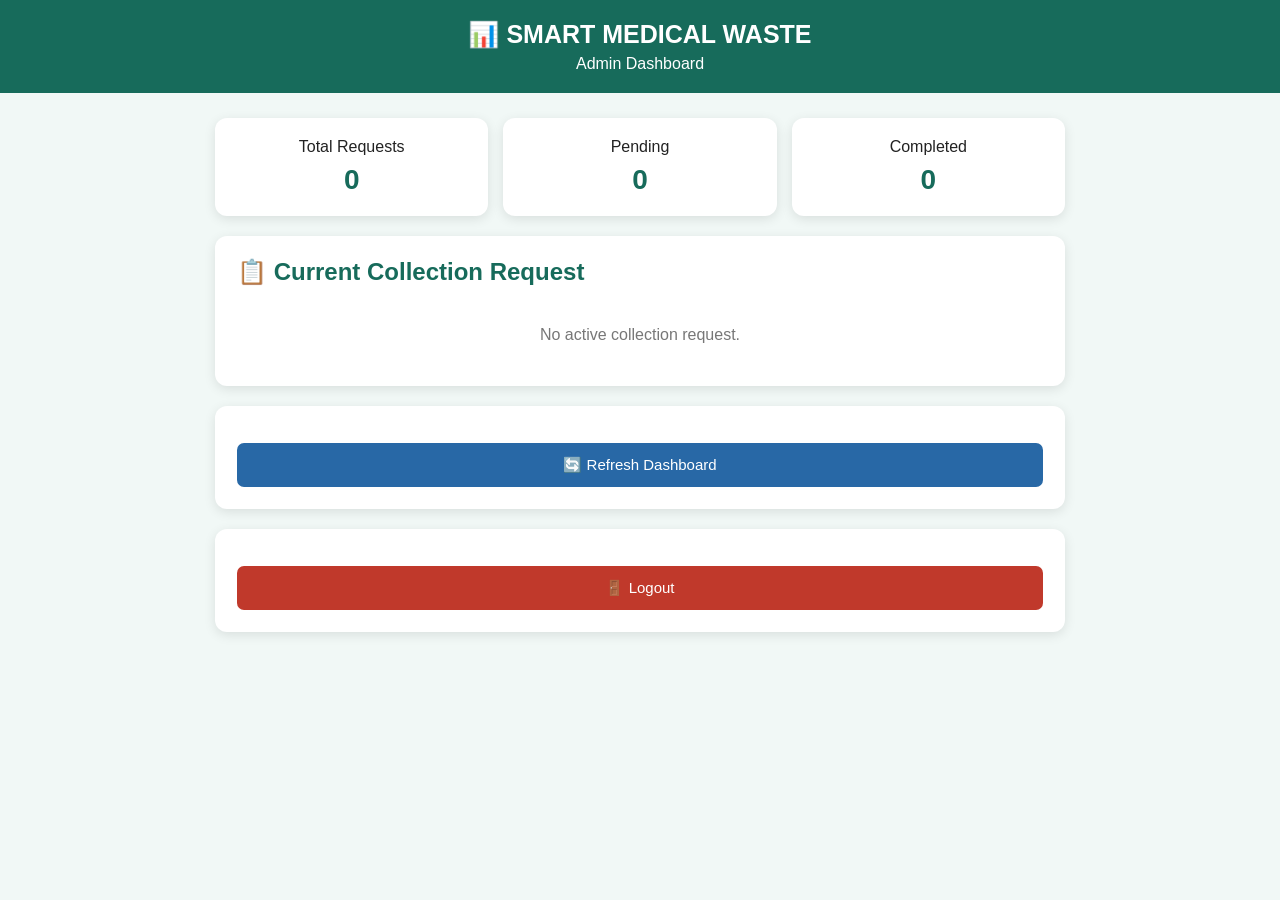
<file: admin.html>
<!DOCTYPE html>
<html>
<head>
    <title>Admin Dashboard - Smart Medical Waste</title>

    <style>
        * {
            box-sizing: border-box;
        }

        body {
            margin: 0;
            font-family: Arial, sans-serif;
            background: #f1f8f6;
            color: #222;
        }

        header {
            background: #176b5b;
            color: white;
            padding: 20px;
            text-align: center;
        }

        header h1 {
            margin: 0;
            font-size: 25px;
        }

        header p {
            margin: 6px 0 0;
        }

        .container {
            width: 92%;
            max-width: 850px;
            margin: 25px auto;
        }

        .card {
            background: white;
            padding: 22px;
            margin-bottom: 20px;
            border-radius: 12px;
            box-shadow: 0 3px 12px rgba(0,0,0,0.10);
        }

        h2 {
            color: #176b5b;
            margin-top: 0;
        }

        .stats {
            display: grid;
            grid-template-columns: repeat(3, 1fr);
            gap: 15px;
            margin-bottom: 20px;
        }

        .stat-card {
            background: white;
            padding: 20px;
            text-align: center;
            border-radius: 12px;
            box-shadow: 0 3px 12px rgba(0,0,0,0.10);
        }

        .stat-number {
            font-size: 28px;
            font-weight: bold;
            color: #176b5b;
            margin-top: 8px;
        }

        .info-row {
            padding: 10px 0;
            border-bottom: 1px solid #eee;
        }

        .status {
            padding: 12px;
            margin-top: 15px;
            border-radius: 7px;
            background: #fff3cd;
            font-weight: bold;
        }

        .no-request {
            text-align: center;
            color: #777;
            padding: 20px;
        }

        button {
            width: 100%;
            padding: 13px;
            margin-top: 15px;
            border: none;
            border-radius: 7px;
            color: white;
            background: #176b5b;
            font-size: 15px;
            cursor: pointer;
        }

        .refresh-button {
            background: #2868a6;
        }

        .logout-button {
            background: #c0392b;
        }

        @media (max-width: 600px) {
            .stats {
                grid-template-columns: 1fr;
            }
        }
    </style>
</head>

<body>

<header>
    <h1>📊 SMART MEDICAL WASTE</h1>
    <p>Admin Dashboard</p>
</header>


<div class="container">

    <!-- STATISTICS -->

    <div class="stats">

        <div class="stat-card">
            <div>Total Requests</div>
            <div class="stat-number" id="totalRequests">0</div>
        </div>

        <div class="stat-card">
            <div>Pending</div>
            <div class="stat-number" id="pendingRequests">0</div>
        </div>

        <div class="stat-card">
            <div>Completed</div>
            <div class="stat-number" id="completedRequests">0</div>
        </div>

    </div>


    <!-- CURRENT REQUEST -->

    <div class="card">

        <h2>📋 Current Collection Request</h2>

        <div id="noRequest" class="no-request">
            No active collection request.
        </div>


        <div id="requestDetails" style="display:none;">

            <div class="info-row">
                <b>Request ID:</b>
                <span id="requestId">-</span>
            </div>

            <div class="info-row">
                <b>Hospital:</b>
                <span id="hospital">-</span>
            </div>

            <div class="info-row">
                <b>Waste Type:</b>
                <span id="waste">-</span>
            </div>

            <div class="info-row">
                <b>Quantity:</b>
                <span id="quantity">-</span>
            </div>

            <div class="info-row">
                <b>Collection Location:</b>
                <span id="location">-</span>
            </div>

            <div class="info-row">
                <b>AI Category:</b>
                <span id="aiCategory">-</span>
            </div>

            <div class="info-row">
                <b>AI Confidence:</b>
                <span id="aiConfidence">-</span>
            </div>

            <div class="info-row">
                <b>Request Created:</b>
                <span id="requestTime">-</span>
            </div>

            <div class="status">
                Collection Status:
                <span id="status">Pending</span>
            </div>

        </div>

    </div>


    <!-- REFRESH -->

    <div class="card">

        <button
            class="refresh-button"
            onclick="loadDashboard()">
            🔄 Refresh Dashboard
        </button>

    </div>


    <!-- LOGOUT -->

    <div class="card">

        <button
            class="logout-button"
            onclick="logout()">
            🚪 Logout
        </button>

    </div>

</div>


<script>

    // =========================
    // LOAD DASHBOARD
    // =========================

    function loadDashboard() {

        let activeRequest =
            localStorage.getItem("activeRequest");


        let status =
            localStorage.getItem("collectionStatus")
            || "Pending";


        // =========================
        // NO ACTIVE REQUEST
        // =========================

        if (activeRequest !== "true") {

            document.getElementById(
                "noRequest"
            ).style.display = "block";

            document.getElementById(
                "requestDetails"
            ).style.display = "none";

            document.getElementById(
                "totalRequests"
            ).innerText = "0";

            document.getElementById(
                "pendingRequests"
            ).innerText = "0";

            document.getElementById(
                "completedRequests"
            ).innerText = "0";

            return;
        }


        // =========================
        // SHOW REQUEST
        // =========================

        document.getElementById(
            "noRequest"
        ).style.display = "none";

        document.getElementById(
            "requestDetails"
        ).style.display = "block";


        // =========================
        // REQUEST DETAILS
        // =========================

        document.getElementById(
            "requestId"
        ).innerText =
            localStorage.getItem("requestId") || "-";


        document.getElementById(
            "hospital"
        ).innerText =
            localStorage.getItem("hospital") || "-";


        document.getElementById(
            "waste"
        ).innerText =
            localStorage.getItem("waste") || "-";


        document.getElementById(
            "quantity"
        ).innerText =
            localStorage.getItem("quantity") || "-";


        document.getElementById(
            "location"
        ).innerText =
            localStorage.getItem("location") || "-";


        document.getElementById(
            "aiCategory"
        ).innerText =
            localStorage.getItem("requestAICategory")
            || localStorage.getItem("aiWasteCategory")
            || "-";


        document.getElementById(
            "aiConfidence"
        ).innerText =
            localStorage.getItem("requestAIConfidence")
            || localStorage.getItem("aiConfidence")
            || "-";


        document.getElementById(
            "requestTime"
        ).innerText =
            localStorage.getItem("requestTime") || "-";


        document.getElementById(
            "status"
        ).innerText = status;


        // =========================
        // STATISTICS
        // =========================

        document.getElementById(
            "totalRequests"
        ).innerText = "1";


        if (status === "Completed") {

            document.getElementById(
                "pendingRequests"
            ).innerText = "0";

            document.getElementById(
                "completedRequests"
            ).innerText = "1";

        }

        else {

            document.getElementById(
                "pendingRequests"
            ).innerText = "1";

            document.getElementById(
                "completedRequests"
            ).innerText = "0";
        }

    }


    // =========================
    // LOGOUT
    // =========================

    function logout() {

        localStorage.removeItem("loggedIn");

        localStorage.removeItem("userRole");

        window.location.href =
            "login.html";
    }


    // =========================
    // AUTO UPDATE
    // =========================

    setInterval(function() {

        loadDashboard();

    }, 1000);


    // FIRST LOAD

    loadDashboard();

</script>

</body>
</html>
</file>
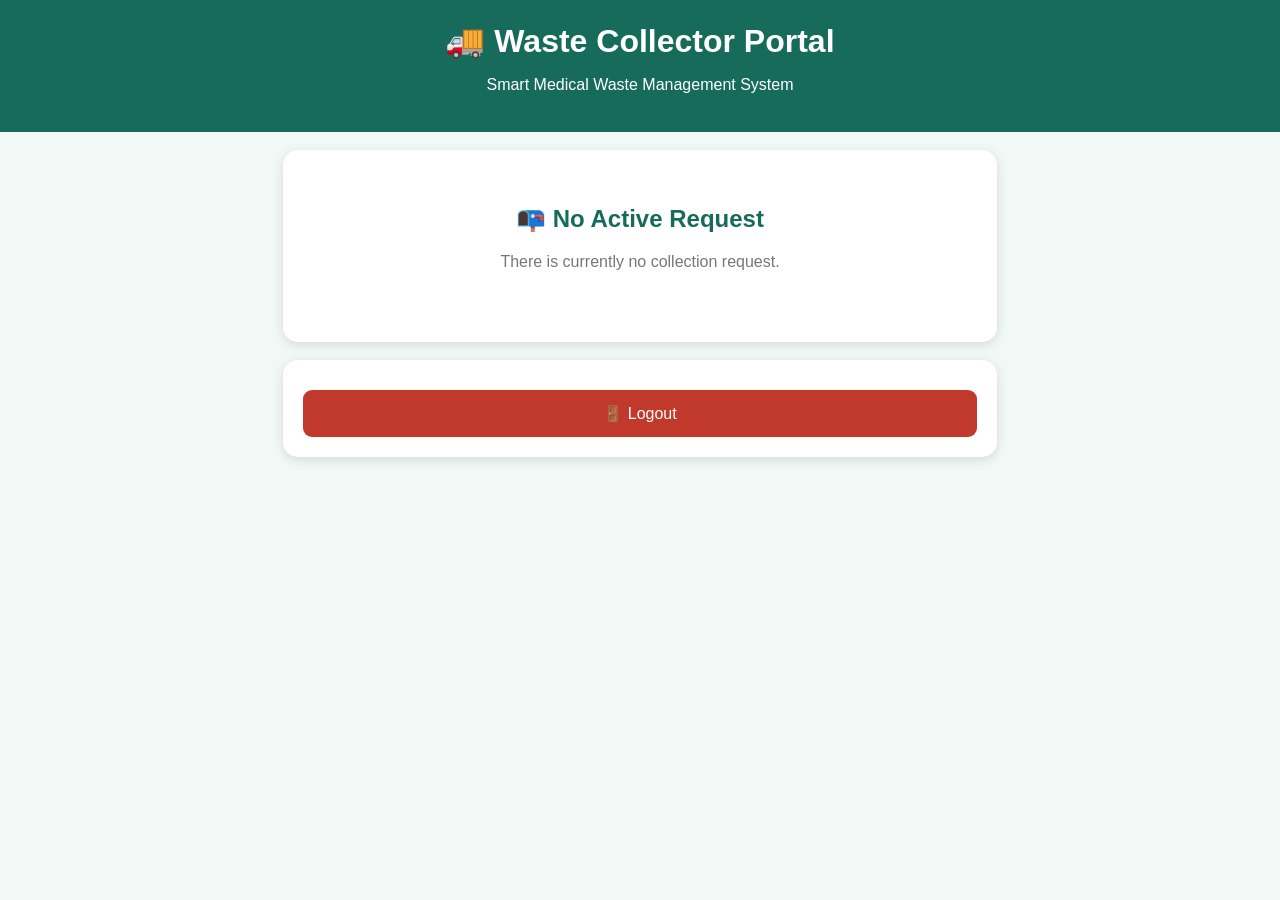
<file: collector.html>
<!DOCTYPE html>
<html>
<head>

    <title>Waste Collector Portal</title>

    <meta name="viewport" content="width=device-width, initial-scale=1.0">

    <style>

        * {
            box-sizing: border-box;
        }

        body {
            margin: 0;
            font-family: Arial, sans-serif;
            background: #f1f8f6;
            color: #333;
        }

        .header {
            background: #176b5b;
            color: white;
            text-align: center;
            padding: 22px;
        }

        .header h1 {
            margin: 0;
        }

        .container {
            max-width: 750px;
            margin: auto;
            padding: 18px;
        }

        .card {
            background: white;
            padding: 20px;
            margin-bottom: 18px;
            border-radius: 15px;
            box-shadow: 0 3px 12px rgba(0,0,0,0.12);
        }

        h2 {
            color: #176b5b;
            margin-top: 0;
        }

        .info-grid {
            display: grid;
            grid-template-columns: 1fr 1fr;
            gap: 12px;
        }

        .info-box {
            background: #f5f9f8;
            padding: 13px;
            border-radius: 9px;
        }

        .info-box small {
            color: #777;
        }

        .info-box strong {
            display: block;
            margin-top: 5px;
            color: #176b5b;
        }

        .status {
            text-align: center;
            padding: 16px;
            border-radius: 10px;
            background: #fff4cc;
            font-weight: bold;
            font-size: 18px;
            margin-top: 15px;
        }

        .ai-box {
            background: #eef8f5;
            padding: 15px;
            border-radius: 10px;
        }

        .priority {
            display: inline-block;
            background: #ffe0e0;
            color: #c0392b;
            padding: 7px 12px;
            border-radius: 20px;
            font-weight: bold;
        }

        button {
            width: 100%;
            padding: 14px;
            margin-top: 10px;
            border: none;
            border-radius: 9px;
            background: #176b5b;
            color: white;
            font-size: 16px;
            cursor: pointer;
        }

        button:hover {
            background: #0d4d42;
        }

        .track-btn {
            background: #2980b9;
        }

        .qr-btn {
            background: #8e44ad;
        }

        .collect-btn {
            background: #27ae60;
        }

        .complete-btn {
            background: #16a085;
        }

        .logout {
            background: #c0392b;
        }

        .logout:hover {
            background: #922b21;
        }

        .hidden {
            display: none;
        }

        .message {
            text-align: center;
            margin-top: 12px;
            font-weight: bold;
        }

        .timeline {
            margin-top: 10px;
        }

        .step {
            padding: 13px;
            margin: 8px 0;
            border-radius: 8px;
            background: #eeeeee;
        }

        .completed {
            background: #d8f3dc;
            color: #176b5b;
            font-weight: bold;
        }

        .active {
            background: #fff4cc;
            font-weight: bold;
        }

        .no-request {
            text-align: center;
            padding: 35px;
            color: #777;
        }

        @media(max-width:600px) {

            .info-grid {
                grid-template-columns: 1fr;
            }

        }

    </style>

</head>

<body>

<div class="header">

    <h1>🚚 Waste Collector Portal</h1>

    <p>Smart Medical Waste Management System</p>

</div>


<div class="container">


    <!-- NO REQUEST -->

    <div class="card" id="noRequest">

        <div class="no-request">

            <h2>📭 No Active Request</h2>

            <p>
                There is currently no collection request.
            </p>

        </div>

    </div>


    <!-- REQUEST -->

    <div class="card hidden" id="requestCard">

        <h2>📋 Collection Request</h2>


        <div class="info-grid">

            <div class="info-box">
                <small>Request ID</small>
                <strong id="requestId"></strong>
            </div>

            <div class="info-box">
                <small>Hospital</small>
                <strong id="hospital"></strong>
            </div>

            <div class="info-box">
                <small>Waste Type</small>
                <strong id="waste"></strong>
            </div>

            <div class="info-box">
                <small>Quantity</small>
                <strong id="quantity"></strong>
            </div>

            <div class="info-box">
                <small>Location</small>
                <strong id="location"></strong>
            </div>

            <div class="info-box">
                <small>Request Time</small>
                <strong id="requestTime"></strong>
            </div>

        </div>


        <div class="status" id="status">

            ⏳ Pending

        </div>

    </div>


    <!-- AI -->

    <div class="card hidden" id="aiCard">

        <h2>🤖 AI Waste Classification</h2>

        <div class="ai-box">

            <p>
                <b>Waste Category:</b>
                <span id="aiCategory">
                    Not Classified
                </span>
            </p>

            <p>
                <b>AI Confidence:</b>
                <span id="aiConfidence">
                    Not Available
                </span>
            </p>

            <p>
                <b>Priority:</b>
                <span class="priority" id="priority">
                    Normal
                </span>
            </p>

        </div>

    </div>


    <!-- ACTIONS -->

    <div class="card hidden" id="actionsCard">

        <h2>⚙️ Collection Actions</h2>


        <button
            id="acceptBtn"
            onclick="acceptRequest()">

            ✅ Accept Collection

        </button>


        <button
            id="journeyBtn"
            class="track-btn"
            onclick="startJourney()">

            🚚 Start Journey

        </button>


        <button
            id="reachedBtn"
            onclick="reachHospital()">

            🏥 Reached Hospital

        </button>


        <button
            id="collectBtn"
            class="collect-btn"
            onclick="collectWaste()">

            ♻️ Waste Collected

        </button>


        <button
            id="completeBtn"
            class="complete-btn"
            onclick="completeCollection()">

            ✅ Complete Collection

        </button>


        <button
            class="track-btn"
            onclick="openTracking()">

            📍 Track Collection

        </button>


        <button
            class="qr-btn"
            onclick="openQR()">

            📱 QR Verification

        </button>


        <div
            class="message"
            id="message">
        </div>

    </div>


    <!-- TIMELINE -->

    <div class="card hidden" id="timelineCard">

        <h2>📋 Collection Timeline</h2>


        <div class="timeline">

            <div
                class="step completed"
                id="step1">

                ✅ Request Created

            </div>


            <div
                class="step completed"
                id="step2">

                ✅ AI Waste Classification

            </div>


            <div
                class="step"
                id="step3">

                ⚪ Collector Accepted

            </div>


            <div
                class="step"
                id="step4">

                ⚪ Collector On The Way

            </div>


            <div
                class="step"
                id="step5">

                ⚪ Reached Hospital

            </div>


            <div
                class="step"
                id="step6">

                ⚪ Waste Collected

            </div>


            <div
                class="step"
                id="step7">

                ⚪ Collection Completed

            </div>

        </div>

    </div>


    <!-- LOGOUT -->

    <div class="card">

        <button
            class="logout"
            onclick="logout()">

            🚪 Logout

        </button>

    </div>


</div>


<script>


/* LOAD REQUEST */

function loadRequest() {

    let activeRequest =
        localStorage.getItem("activeRequest");


    if (activeRequest !== "true") {

        document.getElementById("noRequest")
            .classList.remove("hidden");

        document.getElementById("requestCard")
            .classList.add("hidden");

        document.getElementById("aiCard")
            .classList.add("hidden");

        document.getElementById("actionsCard")
            .classList.add("hidden");

        document.getElementById("timelineCard")
            .classList.add("hidden");

        return;

    }


    document.getElementById("noRequest")
        .classList.add("hidden");

    document.getElementById("requestCard")
        .classList.remove("hidden");

    document.getElementById("aiCard")
        .classList.remove("hidden");

    document.getElementById("actionsCard")
        .classList.remove("hidden");

    document.getElementById("timelineCard")
        .classList.remove("hidden");


    document.getElementById("requestId").innerText =
        localStorage.getItem("requestId") || "Not Available";


    document.getElementById("hospital").innerText =
        localStorage.getItem("hospital") || "Not Available";


    document.getElementById("waste").innerText =
        localStorage.getItem("waste") || "Not Available";


    document.getElementById("quantity").innerText =
        localStorage.getItem("quantity") || "Not Available";


    document.getElementById("location").innerText =
        localStorage.getItem("location") || "Not Available";


    document.getElementById("requestTime").innerText =
        localStorage.getItem("requestTime") || "Not Available";


    document.getElementById("aiCategory").innerText =
        localStorage.getItem("requestAICategory") ||
        "Not Classified";


    let confidence =
        localStorage.getItem("requestAIConfidence");

    document.getElementById("aiConfidence").innerText =
        confidence ? confidence + "%" : "Not Available";


    updateStatus();

}


/* ACCEPT */

function acceptRequest() {

    localStorage.setItem(
        "collectionStatus",
        "Collection Accepted"
    );

    localStorage.setItem(
        "trackingStatus",
        "Collector Accepted"
    );

    showMessage(
        "✅ Collection request accepted."
    );

    updateStatus();

}


/* START JOURNEY */

function startJourney() {

    localStorage.setItem(
        "collectionStatus",
        "Collector On The Way"
    );

    localStorage.setItem(
        "trackingStatus",
        "On The Way"
    );

    localStorage.setItem(
        "collectorLocation",
        "Near Hospital"
    );

    localStorage.setItem(
        "trackingETA",
        "8 minutes"
    );

    showMessage(
        "🚚 Collector journey started."
    );

    updateStatus();

}


/* REACHED */

function reachHospital() {

    localStorage.setItem(
        "collectionStatus",
        "Reached Hospital"
    );

    localStorage.setItem(
        "trackingStatus",
        "Reached Hospital"
    );

    localStorage.setItem(
        "collectorLocation",
        "At Hospital"
    );

    localStorage.setItem(
        "trackingETA",
        "Arrived"
    );

    showMessage(
        "🏥 Collector reached the hospital."
    );

    updateStatus();

}


/* COLLECT */

function collectWaste() {

    localStorage.setItem(
        "collectionStatus",
        "Waste Collected"
    );

    localStorage.setItem(
        "trackingStatus",
        "Waste Collected"
    );

    localStorage.setItem(
        "collectorLocation",
        "Collection Point"
    );

    localStorage.setItem(
        "trackingETA",
        "Completed"
    );

    showMessage(
        "♻️ Waste collection recorded."
    );

    updateStatus();

}


/* COMPLETE */

function completeCollection() {

    localStorage.setItem(
        "collectionStatus",
        "Completed"
    );

    localStorage.setItem(
        "trackingStatus",
        "Collection Completed"
    );

    localStorage.setItem(
        "collectorLocation",
        "Collection Completed"
    );

    localStorage.setItem(
        "trackingETA",
        "Completed"
    );

    showMessage(
        "✅ Collection completed successfully."
    );

    updateStatus();

}


/* STATUS */

function updateStatus() {

    let status =
        localStorage.getItem("collectionStatus") ||
        "Pending";


    document.getElementById("status").innerText =
        "📌 Status: " + status;


    resetTimeline();


    if (status === "Collection Accepted") {

        document.getElementById("step3")
            .classList.add("completed");

    }


    else if (status === "Collector On The Way") {

        document.getElementById("step3")
            .classList.add("completed");

        document.getElementById("step4")
            .classList.add("active");

    }


    else if (status === "Reached Hospital") {

        document.getElementById("step3")
            .classList.add("completed");

        document.getElementById("step4")
            .classList.add("completed");

        document.getElementById("step5")
            .classList.add("active");

    }


    else if (status === "Waste Collected") {

        document.getElementById("step3")
            .classList.add("completed");

        document.getElementById("step4")
            .classList.add("completed");

        document.getElementById("step5")
            .classList.add("completed");

        document.getElementById("step6")
            .classList.add("active");

    }


    else if (status === "Completed") {

        document.getElementById("step3")
            .classList.add("completed");

        document.getElementById("step4")
            .classList.add("completed");

        document.getElementById("step5")
            .classList.add("completed");

        document.getElementById("step6")
            .classList.add("completed");

        document.getElementById("step7")
            .classList.add("completed");

    }

}


/* RESET */

function resetTimeline() {

    let steps = [
        "step3",
        "step4",
        "step5",
        "step6",
        "step7"
    ];


    steps.forEach(function(id) {

        document.getElementById(id)
            .classList.remove("active");

        document.getElementById(id)
            .classList.remove("completed");

    });

}


/* TRACKING */

function openTracking() {

    window.location.href =
        "tracking.html";

}


/* QR */

function openQR() {

    window.location.href =
        "qr.html";

}


/* MESSAGE */

function showMessage(text) {

    document.getElementById("message")
        .innerText = text;

}


/* LOGOUT */

function logout() {

    localStorage.clear();

    window.location.href =
        "login.html";

}


/* AUTO UPDATE */

loadRequest();

setInterval(function() {

    loadRequest();

}, 1000);


</script>

</body>
</html>
</file>
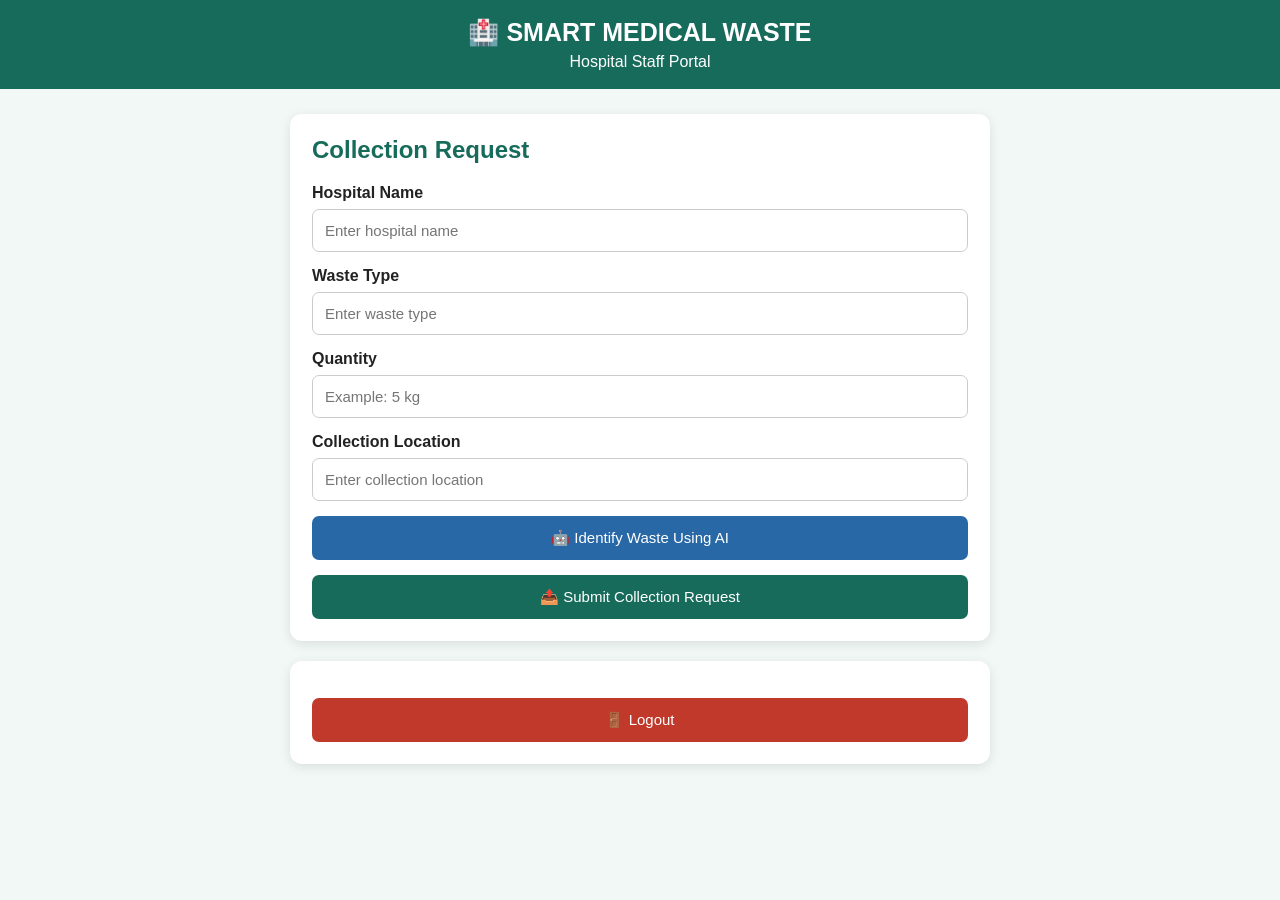
<file: hospital.html>
<!DOCTYPE html>
<html>
<head>
    <title>Hospital - Smart Medical Waste Management</title>

    <style>
        * {
            box-sizing: border-box;
        }

        body {
            margin: 0;
            font-family: Arial, sans-serif;
            background: #f1f8f6;
            color: #222;
        }

        header {
            background: #176b5b;
            color: white;
            padding: 18px;
            text-align: center;
        }

        header h1 {
            margin: 0;
            font-size: 25px;
        }

        header p {
            margin: 6px 0 0;
        }

        .container {
            width: 92%;
            max-width: 700px;
            margin: 25px auto;
        }

        .card {
            background: white;
            padding: 22px;
            margin-bottom: 20px;
            border-radius: 12px;
            box-shadow: 0 3px 12px rgba(0,0,0,0.10);
        }

        h2 {
            color: #176b5b;
            margin-top: 0;
        }

        label {
            display: block;
            font-weight: bold;
            margin-top: 15px;
        }

        input, select {
            width: 100%;
            padding: 12px;
            margin-top: 7px;
            border: 1px solid #ccc;
            border-radius: 7px;
            font-size: 15px;
        }

        button {
            width: 100%;
            padding: 13px;
            margin-top: 15px;
            border: none;
            border-radius: 7px;
            background: #176b5b;
            color: white;
            font-size: 15px;
            cursor: pointer;
        }

        button:hover {
            background: #0d4d42;
        }

        .ai-button {
            background: #2868a6;
        }

        .qr-button {
            background: #7048a8;
        }

        .logout-button {
            background: #c0392b;
        }

        .status {
            padding: 12px;
            border-radius: 7px;
            background: #fff3cd;
            margin-top: 10px;
            font-weight: bold;
        }

        .info-row {
            padding: 8px 0;
            border-bottom: 1px solid #eee;
        }

        .tracking-step {
            padding: 12px;
            margin: 8px 0;
            border-radius: 7px;
            background: #eeeeee;
        }

        .active-step {
            background: #d8f3dc;
            color: #176b5b;
            font-weight: bold;
        }

        #requestSection {
            display: none;
        }

        .small {
            color: #666;
            font-size: 13px;
        }
    </style>
</head>

<body>

<header>
    <h1>🏥 SMART MEDICAL WASTE</h1>
    <p>Hospital Staff Portal</p>
</header>

<div class="container">

    <!-- COLLECTION REQUEST -->
    <div class="card">

        <h2>Collection Request</h2>

        <label>Hospital Name</label>
        <input
            type="text"
            id="hospitalName"
            placeholder="Enter hospital name"
        >

        <label>Waste Type</label>
        <input
            type="text"
            id="wasteType"
            placeholder="Enter waste type"
        >

        <label>Quantity</label>
        <input
            type="text"
            id="quantity"
            placeholder="Example: 5 kg"
        >

        <label>Collection Location</label>
        <input
            type="text"
            id="location"
            placeholder="Enter collection location"
        >

        <button class="ai-button" onclick="openAI()">
            🤖 Identify Waste Using AI
        </button>

        <button onclick="submitRequest()">
            📤 Submit Collection Request
        </button>

    </div>


    <!-- REQUEST DETAILS -->
    <div class="card" id="requestSection">

        <h2>📋 Request Details</h2>

        <div class="info-row">
            <b>Request ID:</b>
            <span id="requestId">-</span>
        </div>

        <div class="info-row">
            <b>Created Time:</b>
            <span id="requestTime">-</span>
        </div>

        <div class="info-row">
            <b>AI Category:</b>
            <span id="aiCategory">-</span>
        </div>

        <div class="info-row">
            <b>AI Confidence:</b>
            <span id="aiConfidence">-</span>
        </div>

        <div class="status">
            Collection Status:
            <span id="collectionStatus">Pending</span>
        </div>

        <button class="qr-button" onclick="openQR()">
            📱 QR Verification
        </button>

    </div>


    <!-- REQUEST SUMMARY -->
    <div class="card" id="requestSummary" style="display:none;">

        <h2>📄 Request Summary</h2>

        <div class="info-row">
            <b>Hospital:</b>
            <span id="summaryHospital">-</span>
        </div>

        <div class="info-row">
            <b>Waste:</b>
            <span id="summaryWaste">-</span>
        </div>

        <div class="info-row">
            <b>Quantity:</b>
            <span id="summaryQuantity">-</span>
        </div>

        <div class="info-row">
            <b>Location:</b>
            <span id="summaryLocation">-</span>
        </div>

    </div>


    <!-- COLLECTION TRACKING -->
    <div class="card" id="collectionTracking" style="display:none;">

        <h2>🚚 Collection Tracking</h2>

        <div class="tracking-step" id="stepCreated">
            🟢 Request Created
        </div>

        <div class="tracking-step" id="stepAccepted">
            ⚪ Collection Accepted
        </div>

        <div class="tracking-step" id="stepCompleted">
            ⚪ Collection Completed
        </div>

    </div>


    <!-- LOGOUT -->
    <div class="card">

        <button class="logout-button" onclick="logout()">
            🚪 Logout
        </button>

    </div>

</div>


<script>

    // =========================
    // OPEN AI PAGE
    // =========================

    function openAI() {
        window.location.href = "ai.html";
    }


    // =========================
    // GENERATE REQUEST ID
    // =========================

    function generateRequestId() {

        let number = Math.floor(1000 + Math.random() * 9000);

        return "MW-2026-" + number;
    }


    // =========================
    // GET CURRENT DATE & TIME
    // =========================

    function getCurrentDateTime() {

        let now = new Date();

        return now.toLocaleString();
    }


    // =========================
    // LOAD AI RESULT
    // =========================

    function loadAIResult() {

        let category =
            localStorage.getItem("aiWasteCategory");

        let confidence =
            localStorage.getItem("aiConfidence");

        if (category) {

            document.getElementById("wasteType").value =
                category;
        }

        if (category) {

            document.getElementById("aiCategory").innerText =
                category;
        }

        if (confidence) {

            document.getElementById("aiConfidence").innerText =
                confidence;
        }
    }


    // =========================
    // SUBMIT REQUEST
    // =========================

    function submitRequest() {

        let hospital =
            document.getElementById("hospitalName").value.trim();

        let waste =
            document.getElementById("wasteType").value.trim();

        let quantity =
            document.getElementById("quantity").value.trim();

        let location =
            document.getElementById("location").value.trim();


        // CHECK EMPTY FIELDS

        if (
            hospital === "" ||
            waste === "" ||
            quantity === "" ||
            location === ""
        ) {

            alert(
                "Please enter Hospital Name, Waste Type, Quantity and Location."
            );

            return;
        }


        // GENERATE REQUEST ID

        let requestId = generateRequestId();

        let requestTime = getCurrentDateTime();


        // SAVE DATA

        localStorage.setItem("hospital", hospital);

        localStorage.setItem("waste", waste);

        localStorage.setItem("quantity", quantity);

        localStorage.setItem("location", location);

        localStorage.setItem("requestId", requestId);

        localStorage.setItem("requestTime", requestTime);

        localStorage.setItem(
            "collectionStatus",
            "Pending"
        );

        localStorage.setItem(
            "activeRequest",
            "true"
        );


        // SAVE AI INFORMATION

        let aiCategory =
            localStorage.getItem("aiWasteCategory") || waste;

        let aiConfidence =
            localStorage.getItem("aiConfidence") || "-";

        localStorage.setItem(
            "requestAICategory",
            aiCategory
        );

        localStorage.setItem(
            "requestAIConfidence",
            aiConfidence
        );


        alert(
            "Waste Collection Request Submitted Successfully!"
        );


        // SHOW REQUEST SECTION

        document.getElementById(
            "requestSection"
        ).style.display = "block";


        // SHOW SUMMARY

        document.getElementById(
            "requestSummary"
        ).style.display = "block";


        // SHOW TRACKING

        document.getElementById(
            "collectionTracking"
        ).style.display = "block";


        updateRequestDetails();

        updateSummary();

        updateTracking();


        // GO TO COLLECTOR PAGE

        window.location.href = "collector.html";
    }


    // =========================
    // UPDATE REQUEST DETAILS
    // =========================

    function updateRequestDetails() {

        let requestId =
            localStorage.getItem("requestId");

        let requestTime =
            localStorage.getItem("requestTime");

        let status =
            localStorage.getItem("collectionStatus")
            || "Pending";

        let category =
            localStorage.getItem("requestAICategory")
            || "-";

        let confidence =
            localStorage.getItem("requestAIConfidence")
            || "-";


        document.getElementById("requestId").innerText =
            requestId || "-";

        document.getElementById("requestTime").innerText =
            requestTime || "-";

        document.getElementById("collectionStatus").innerText =
            status;

        document.getElementById("aiCategory").innerText =
            category;

        document.getElementById("aiConfidence").innerText =
            confidence;
    }


    // =========================
    // UPDATE SUMMARY
    // =========================

    function updateSummary() {

        document.getElementById(
            "summaryHospital"
        ).innerText =
            localStorage.getItem("hospital") || "-";


        document.getElementById(
            "summaryWaste"
        ).innerText =
            localStorage.getItem("waste") || "-";


        document.getElementById(
            "summaryQuantity"
        ).innerText =
            localStorage.getItem("quantity") || "-";


        document.getElementById(
            "summaryLocation"
        ).innerText =
            localStorage.getItem("location") || "-";
    }


    // =========================
    // UPDATE TRACKING
    // =========================

    function updateTracking() {

        let status =
            localStorage.getItem("collectionStatus")
            || "Pending";


        let created =
            document.getElementById("stepCreated");

        let accepted =
            document.getElementById("stepAccepted");

        let completed =
            document.getElementById("stepCompleted");


        // RESET

        created.classList.remove("active-step");

        accepted.classList.remove("active-step");

        completed.classList.remove("active-step");


        // REQUEST CREATED

        created.classList.add("active-step");


        // COLLECTION ACCEPTED

        if (
            status === "Collection Accepted" ||
            status === "Completed"
        ) {

            accepted.classList.add("active-step");
        }


        // COLLECTION COMPLETED

        if (status === "Completed") {

            completed.classList.add("active-step");
        }
    }


    // =========================
    // OPEN QR PAGE
    // =========================

    function openQR() {

        let active =
            localStorage.getItem("activeRequest");

        if (active !== "true") {

            alert("No active collection request.");

            return;
        }

        window.location.href = "qr.html";
    }


    // =========================
    // LOGOUT
    // =========================

    function logout() {

        localStorage.removeItem("loggedIn");

        localStorage.removeItem("userRole");

        window.location.href = "login.html";
    }


    // =========================
    // INITIALIZE PAGE
    // =========================

    function initializePage() {

        loadAIResult();


        let active =
            localStorage.getItem("activeRequest");


        if (active === "true") {

            document.getElementById(
                "requestSection"
            ).style.display = "block";


            document.getElementById(
                "requestSummary"
            ).style.display = "block";


            document.getElementById(
                "collectionTracking"
            ).style.display = "block";


            updateRequestDetails();

            updateSummary();

            updateTracking();

        }

    }


    // =========================
    // CHECK STATUS AUTOMATICALLY
    // =========================

    setInterval(function() {

        let active =
            localStorage.getItem("activeRequest");


        if (active === "true") {

            document.getElementById(
                "requestSection"
            ).style.display = "block";


            document.getElementById(
                "requestSummary"
            ).style.display = "block";


            document.getElementById(
                "collectionTracking"
            ).style.display = "block";


            updateRequestDetails();

            updateTracking();

        }

    }, 1000);


    // START PAGE

    initializePage();

</script>

</body>
</html>
</file>
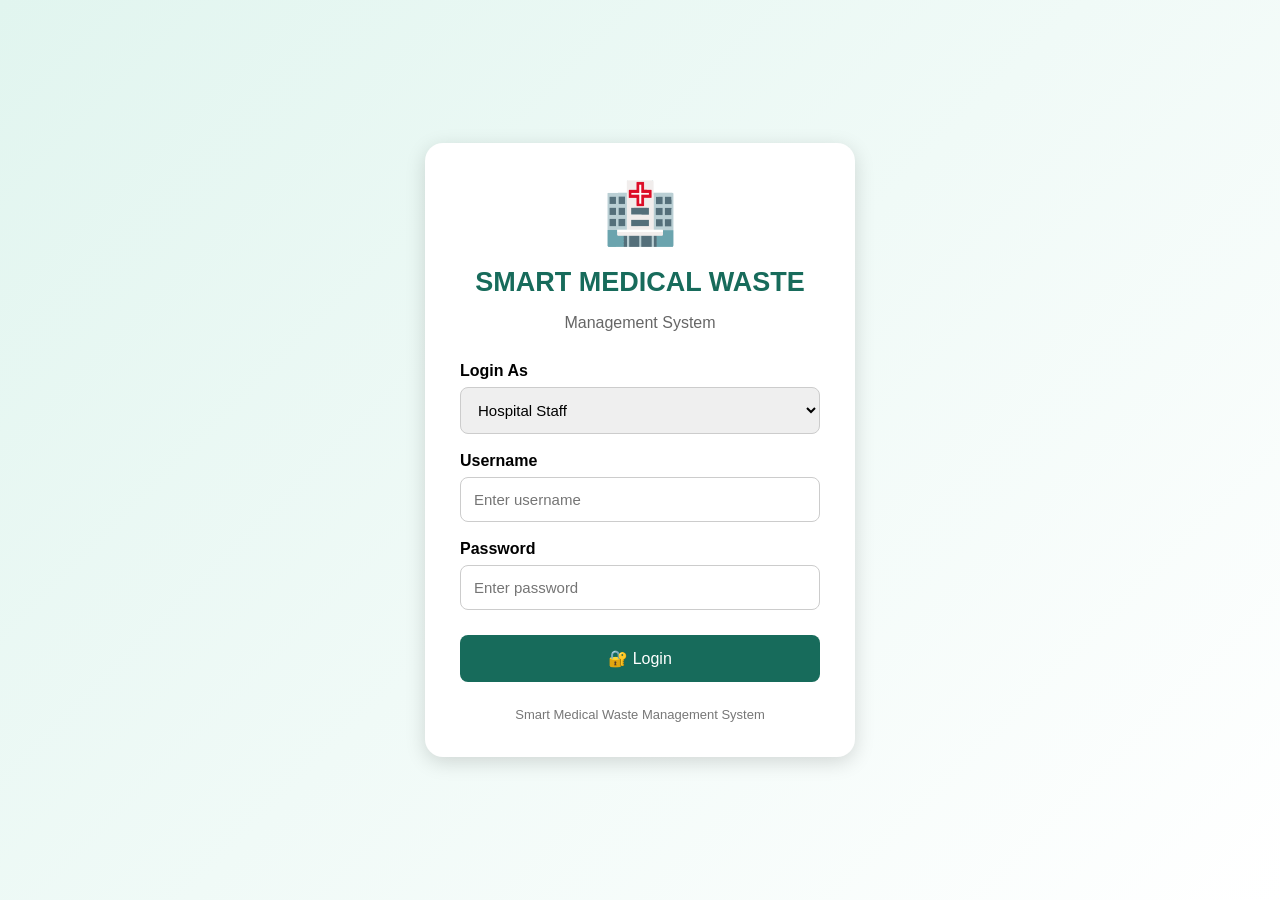
<file: login.html>
<!DOCTYPE html>
<html>

<head>

    <title>Smart Medical Waste Management - Login</title>

    <style>

        * {
            box-sizing: border-box;
        }

        body {

            margin: 0;

            font-family: Arial, sans-serif;

            background:
                linear-gradient(
                    135deg,
                    #e1f5ef,
                    #ffffff
                );

            min-height: 100vh;

            display: flex;

            justify-content: center;

            align-items: center;
        }


        .login-container {

            width: 90%;

            max-width: 430px;

            background: white;

            padding: 35px;

            border-radius: 18px;

            box-shadow:
                0 5px 20px
                rgba(0,0,0,0.15);

            text-align: center;
        }


        .logo {

            font-size: 60px;

            margin-bottom: 10px;
        }


        h1 {

            color: #176b5b;

            font-size: 27px;

            margin-bottom: 8px;
        }


        .subtitle {

            color: #666;

            margin-bottom: 30px;
        }


        label {

            display: block;

            text-align: left;

            font-weight: bold;

            margin-top: 18px;
        }


        input,
        select {

            width: 100%;

            padding: 13px;

            margin-top: 7px;

            border:
                1px solid #ccc;

            border-radius: 8px;

            font-size: 15px;
        }


        input:focus,
        select:focus {

            outline: none;

            border-color: #176b5b;
        }


        .login-btn {

            width: 100%;

            padding: 14px;

            margin-top: 25px;

            background: #176b5b;

            color: white;

            border: none;

            border-radius: 8px;

            font-size: 16px;

            cursor: pointer;
        }


        .login-btn:hover {

            background: #0d4d42;
        }


        .message {

            margin-top: 15px;

            font-weight: bold;

            color: #c0392b;
        }


        .footer {

            margin-top: 25px;

            font-size: 13px;

            color: #777;
        }

    </style>

</head>


<body>


<div class="login-container">


    <div class="logo">
        🏥
    </div>


    <h1>
        SMART MEDICAL WASTE
    </h1>


    <p class="subtitle">
        Management System
    </p>



    <!-- ROLE -->

    <label>
        Login As
    </label>


    <select id="role">

        <option value="hospital">
            Hospital Staff
        </option>

        <option value="collector">
            Waste Collector
        </option>

        <option value="admin">
            Administrator
        </option>

    </select>



    <!-- USERNAME -->

    <label>
        Username
    </label>


    <input
        type="text"
        id="username"
        placeholder="Enter username"
    >



    <!-- PASSWORD -->

    <label>
        Password
    </label>


    <input
        type="password"
        id="password"
        placeholder="Enter password"
    >



    <!-- LOGIN -->

    <button
        class="login-btn"
        onclick="login()">

        🔐 Login

    </button>



    <div
        id="message"
        class="message">
    </div>



    <div class="footer">

        Smart Medical Waste Management System

    </div>


</div>



<script>


function login() {


    let role =
        document.getElementById(
            "role"
        ).value;


    let username =
        document.getElementById(
            "username"
        ).value.trim();


    let password =
        document.getElementById(
            "password"
        ).value;



    // Check empty fields

    if (
        username === "" ||
        password === ""
    ) {

        document.getElementById(
            "message"
        ).innerText =
            "Please enter username and password.";

        return;

    }



    // Save login role

    localStorage.setItem(
        "userRole",
        role
    );



    localStorage.setItem(
        "loggedIn",
        "true"
    );



    // Hospital

    if (
        role === "hospital"
    ) {

        window.location.href =
            "hospital.html";

    }



    // Collector

    else if (
        role === "collector"
    ) {

        window.location.href =
            "collector.html";

    }



    // Admin

    else if (
        role === "admin"
    ) {

        window.location.href =
            "admin.html";

    }

}


</script>


</body>

</html>
</file>
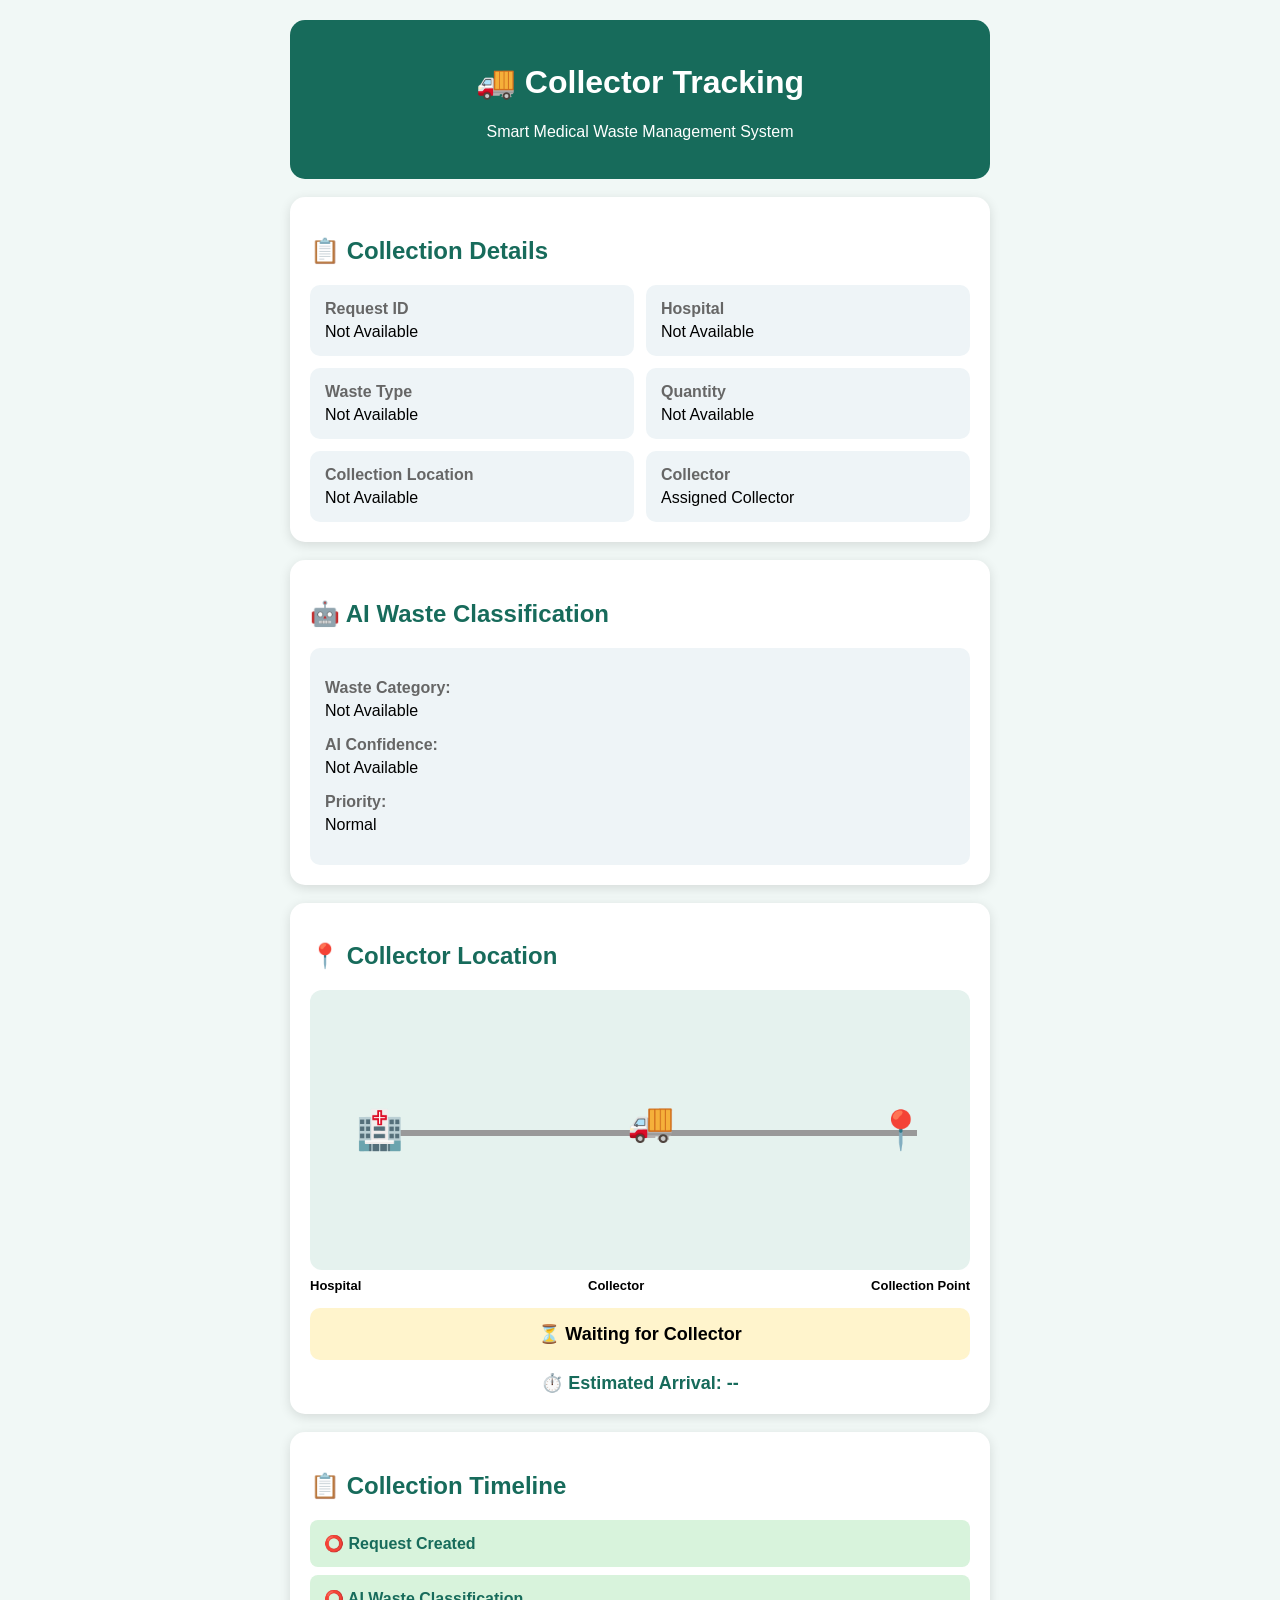
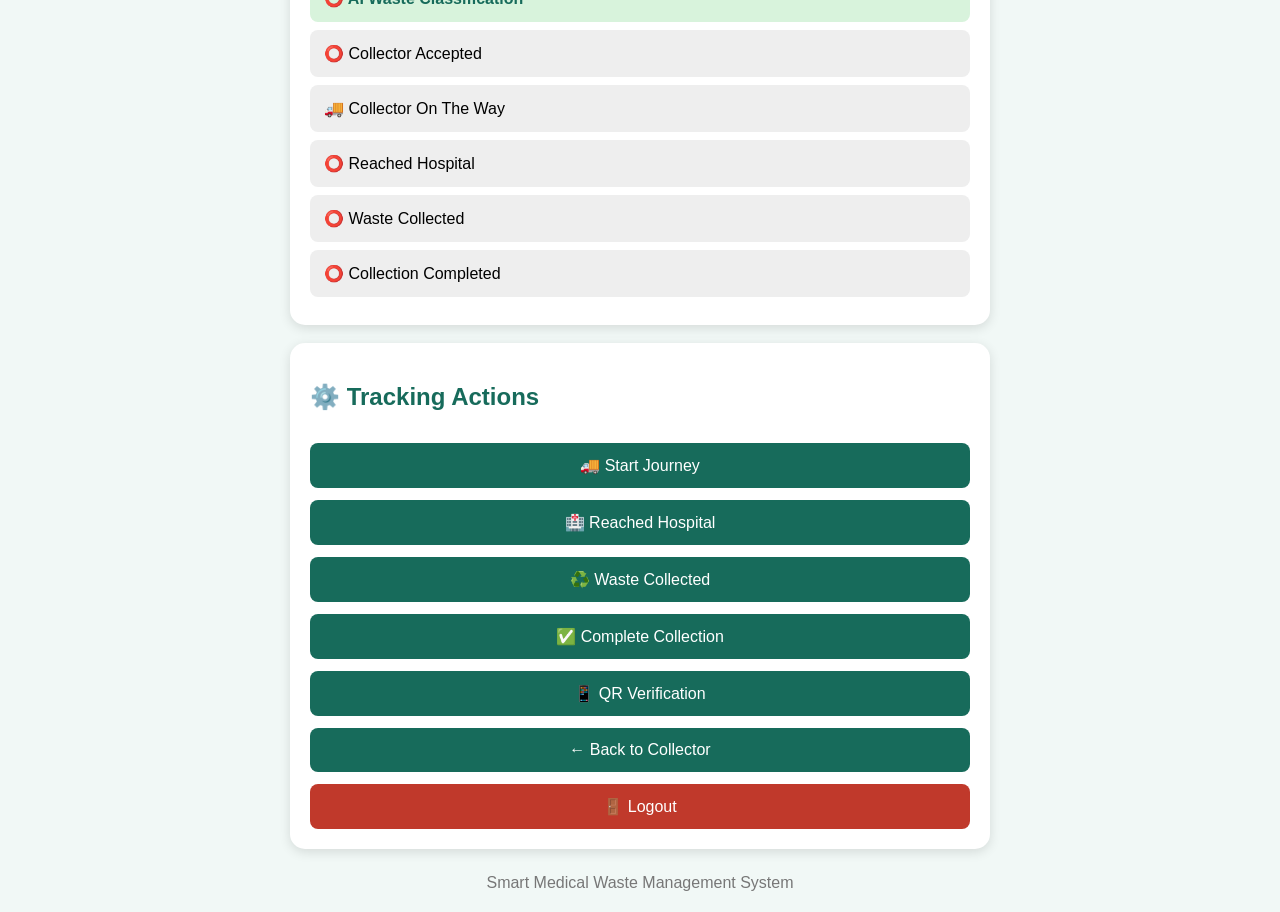
<file: tracking.html>
<!DOCTYPE html>
<html>
<head>
    <title>Collector Tracking - Smart Medical Waste</title>

    <style>
        * {
            box-sizing: border-box;
        }

        body {
            margin: 0;
            font-family: Arial, sans-serif;
            background: #f1f8f6;
            padding: 20px;
        }

        .container {
            max-width: 700px;
            margin: auto;
        }

        .header {
            background: #176b5b;
            color: white;
            padding: 22px;
            border-radius: 15px;
            text-align: center;
        }

        .card {
            background: white;
            margin-top: 18px;
            padding: 20px;
            border-radius: 15px;
            box-shadow: 0 3px 12px rgba(0,0,0,0.12);
        }

        h2 {
            color: #176b5b;
        }

        .details {
            display: grid;
            grid-template-columns: 1fr 1fr;
            gap: 12px;
        }

        .detail-box {
            background: #eef4f7;
            padding: 15px;
            border-radius: 10px;
        }

        .detail-box b {
            display: block;
            color: #666;
            margin-bottom: 5px;
        }

        .map {
            height: 280px;
            background: #e5f2ee;
            border-radius: 12px;
            position: relative;
            margin-top: 15px;
            overflow: hidden;
        }

        .road {
            position: absolute;
            top: 50%;
            left: 8%;
            right: 8%;
            height: 6px;
            background: #999;
        }

        .hospital {
            position: absolute;
            left: 7%;
            top: 42%;
            font-size: 38px;
        }

        .collector {
            position: absolute;
            left: 48%;
            top: 39%;
            font-size: 38px;
            transition: 1s;
        }

        .location {
            position: absolute;
            right: 7%;
            top: 42%;
            font-size: 38px;
        }

        .labels {
            display: flex;
            justify-content: space-between;
            margin-top: 8px;
            font-size: 13px;
            font-weight: bold;
        }

        .status {
            background: #fff4cc;
            padding: 15px;
            border-radius: 10px;
            margin-top: 15px;
            text-align: center;
            font-weight: bold;
            font-size: 18px;
        }

        .eta {
            text-align: center;
            margin-top: 12px;
            font-size: 18px;
            color: #176b5b;
            font-weight: bold;
        }

        .timeline {
            margin-top: 15px;
        }

        .step {
            padding: 14px;
            margin: 8px 0;
            border-radius: 8px;
            background: #eeeeee;
            font-size: 16px;
        }

        .completed {
            background: #d8f3dc;
            color: #176b5b;
            font-weight: bold;
        }

        button {
            width: 100%;
            padding: 13px;
            margin-top: 12px;
            border: none;
            border-radius: 8px;
            background: #176b5b;
            color: white;
            font-size: 16px;
            cursor: pointer;
        }

        button:hover {
            background: #0d4d42;
        }

        .logout {
            background: #c0392b;
        }

        .logout:hover {
            background: #922b21;
        }

        @media (max-width: 600px) {
            .details {
                grid-template-columns: 1fr;
            }
        }
    </style>
</head>

<body>

<div class="container">

    <!-- HEADER -->

    <div class="header">
        <h1>🚚 Collector Tracking</h1>
        <p>Smart Medical Waste Management System</p>
    </div>


    <!-- COLLECTION DETAILS -->

    <div class="card">

        <h2>📋 Collection Details</h2>

        <div class="details">

            <div class="detail-box">
                <b>Request ID</b>
                <span id="requestId">Loading...</span>
            </div>

            <div class="detail-box">
                <b>Hospital</b>
                <span id="hospital">Loading...</span>
            </div>

            <div class="detail-box">
                <b>Waste Type</b>
                <span id="waste">Loading...</span>
            </div>

            <div class="detail-box">
                <b>Quantity</b>
                <span id="quantity">Loading...</span>
            </div>

            <div class="detail-box">
                <b>Collection Location</b>
                <span id="location">Loading...</span>
            </div>

            <div class="detail-box">
                <b>Collector</b>
                <span>Assigned Collector</span>
            </div>

        </div>

    </div>


    <!-- AI CLASSIFICATION -->

    <div class="card">

        <h2>🤖 AI Waste Classification</h2>

        <div class="detail-box">

            <p>
                <b>Waste Category:</b>
                <span id="aiCategory">Loading...</span>
            </p>

            <p>
                <b>AI Confidence:</b>
                <span id="aiConfidence">Loading...</span>
            </p>

            <p>
                <b>Priority:</b>
                <span id="priority">Normal</span>
            </p>

        </div>

    </div>


    <!-- COLLECTOR LOCATION -->

    <div class="card">

        <h2>📍 Collector Location</h2>

        <div class="map">

            <div class="road"></div>

            <div class="hospital">
                🏥
            </div>

            <div class="collector" id="collectorIcon">
                🚚
            </div>

            <div class="location">
                📍
            </div>

        </div>

        <div class="labels">
            <span>Hospital</span>
            <span>Collector</span>
            <span>Collection Point</span>
        </div>

        <div class="status" id="status">
            ⏳ Waiting for Collector
        </div>

        <div class="eta" id="eta">
            ⏱️ Estimated Arrival: --
        </div>

    </div>


    <!-- COLLECTION TIMELINE -->

    <div class="card">

        <h2>📋 Collection Timeline</h2>

        <div class="timeline">

            <div class="step" id="step1">
                ⭕ Request Created
            </div>

            <div class="step" id="step2">
                ⭕ AI Waste Classification
            </div>

            <div class="step" id="step3">
                ⭕ Collector Accepted
            </div>

            <div class="step" id="step4">
                🚚 Collector On The Way
            </div>

            <div class="step" id="step5">
                ⭕ Reached Hospital
            </div>

            <div class="step" id="step6">
                ⭕ Waste Collected
            </div>

            <div class="step" id="step7">
                ⭕ Collection Completed
            </div>

        </div>

    </div>


    <!-- TRACKING ACTIONS -->

    <div class="card">

        <h2>⚙️ Tracking Actions</h2>

        <button onclick="startJourney()">
            🚚 Start Journey
        </button>

        <button onclick="reachedHospital()">
            🏥 Reached Hospital
        </button>

        <button onclick="wasteCollected()">
            ♻️ Waste Collected
        </button>

        <button onclick="completeCollection()">
            ✅ Complete Collection
        </button>

        <button onclick="goQR()">
            📱 QR Verification
        </button>

        <button onclick="goBack()">
            ← Back to Collector
        </button>

        <button class="logout" onclick="logout()">
            🚪 Logout
        </button>

    </div>


    <div style="text-align:center; margin-top:25px; color:#777;">
        Smart Medical Waste Management System
    </div>

</div>


<script>

/* ==============================
   LOAD REQUEST DATA
============================== */

let requestId = localStorage.getItem("requestId");
let hospital = localStorage.getItem("hospital");
let waste = localStorage.getItem("waste");
let quantity = localStorage.getItem("quantity");
let locationData = localStorage.getItem("location");

document.getElementById("requestId").innerText =
    requestId || "Not Available";

document.getElementById("hospital").innerText =
    hospital || "Not Available";

document.getElementById("waste").innerText =
    waste || "Not Available";

document.getElementById("quantity").innerText =
    quantity || "Not Available";

document.getElementById("location").innerText =
    locationData || "Not Available";


/* ==============================
   LOAD AI DATA
============================== */

let aiCategory =
    localStorage.getItem("requestAICategory") ||
    localStorage.getItem("aiWasteCategory") ||
    "Not Available";

let aiConfidence =
    localStorage.getItem("requestAIConfidence") ||
    localStorage.getItem("aiConfidence") ||
    "Not Available";

document.getElementById("aiCategory").innerText =
    aiCategory;

document.getElementById("aiConfidence").innerText =
    aiConfidence;


/* ==============================
   PRIORITY
============================== */

if (
    aiCategory.toLowerCase().includes("syringe") ||
    aiCategory.toLowerCase().includes("sharp")
) {

    document.getElementById("priority").innerText =
        "High Priority";

} else {

    document.getElementById("priority").innerText =
        "Normal";
}


/* ==============================
   UPDATE TRACKING
============================== */

function updateTracking() {

    let status =
        localStorage.getItem("collectionStatus") ||
        "Pending";

    let statusElement =
        document.getElementById("status");

    let etaElement =
        document.getElementById("eta");

    let collectorIcon =
        document.getElementById("collectorIcon");


    /* RESET TIMELINE */

    for (let i = 1; i <= 7; i++) {

        document
            .getElementById("step" + i)
            .classList.remove("completed");

    }


    /* REQUEST CREATED */

    document
        .getElementById("step1")
        .classList.add("completed");


    /* AI CLASSIFICATION */

    document
        .getElementById("step2")
        .classList.add("completed");


    /* COLLECTION ACCEPTED */

    if (
        status === "Collection Accepted" ||
        status === "Collector On The Way" ||
        status === "Reached Hospital" ||
        status === "Waste Collected" ||
        status === "Completed"
    ) {

        document
            .getElementById("step3")
            .classList.add("completed");

    }


    /* ON THE WAY */

    if (
        status === "Collector On The Way" ||
        status === "Reached Hospital" ||
        status === "Waste Collected" ||
        status === "Completed"
    ) {

        document
            .getElementById("step4")
            .classList.add("completed");

    }


    /* REACHED HOSPITAL */

    if (
        status === "Reached Hospital" ||
        status === "Waste Collected" ||
        status === "Completed"
    ) {

        document
            .getElementById("step5")
            .classList.add("completed");

    }


    /* WASTE COLLECTED */

    if (
        status === "Waste Collected" ||
        status === "Completed"
    ) {

        document
            .getElementById("step6")
            .classList.add("completed");

    }


    /* COMPLETED */

    if (status === "Completed") {

        document
            .getElementById("step7")
            .classList.add("completed");

    }


    /* STATUS TEXT */

    if (status === "Pending") {

        statusElement.innerText =
            "⏳ Waiting for Collector";

        etaElement.innerText =
            "⏱️ Estimated Arrival: --";

        collectorIcon.style.left = "48%";

    }

    else if (status === "Collection Accepted") {

        statusElement.innerText =
            "✅ Collector Accepted";

        etaElement.innerText =
            "⏱️ Estimated Arrival: 12 minutes";

        collectorIcon.style.left = "35%";

    }

    else if (status === "Collector On The Way") {

        statusElement.innerText =
            "🚚 Collector is on the way";

        etaElement.innerText =
            "⏱️ Estimated Arrival: 8 minutes";

        collectorIcon.style.left = "48%";

    }

    else if (status === "Reached Hospital") {

        statusElement.innerText =
            "🏥 Collector reached the hospital";

        etaElement.innerText =
            "📍 Collector has arrived";

        collectorIcon.style.left = "8%";

    }

    else if (status === "Waste Collected") {

        statusElement.innerText =
            "♻️ Waste has been collected";

        etaElement.innerText =
            "📦 Collection in progress";

        collectorIcon.style.left = "60%";

    }

    else if (status === "Completed") {

        statusElement.innerText =
            "✅ Collection Completed";

        etaElement.innerText =
            "🎉 Collection successfully completed";

        collectorIcon.style.left = "88%";

    }

}


/* ==============================
   ACTION BUTTONS
============================== */

function startJourney() {

    localStorage.setItem(
        "collectionStatus",
        "Collector On The Way"
    );

    localStorage.setItem(
        "trackingStatus",
        "On The Way"
    );

    updateTracking();

}


function reachedHospital() {

    localStorage.setItem(
        "collectionStatus",
        "Reached Hospital"
    );

    localStorage.setItem(
        "trackingStatus",
        "Reached Hospital"
    );

    updateTracking();

}


function wasteCollected() {

    localStorage.setItem(
        "collectionStatus",
        "Waste Collected"
    );

    localStorage.setItem(
        "trackingStatus",
        "Waste Collected"
    );

    updateTracking();

}


function completeCollection() {

    localStorage.setItem(
        "collectionStatus",
        "Completed"
    );

    localStorage.setItem(
        "trackingStatus",
        "Collection Completed"
    );

    updateTracking();

}


/* ==============================
   QR
============================== */

function goQR() {

    window.location.href = "qr.html";

}


/* ==============================
   BACK
============================== */

function goBack() {

    window.location.href =
        "collector.html";

}


/* ==============================
   LOGOUT
============================== */

function logout() {

    localStorage.clear();

    window.location.href =
        "login.html";

}


/* ==============================
   AUTO UPDATE
============================== */

updateTracking();

setInterval(function() {

    updateTracking();

}, 1000);

</script>

</body>
</html>
</file>
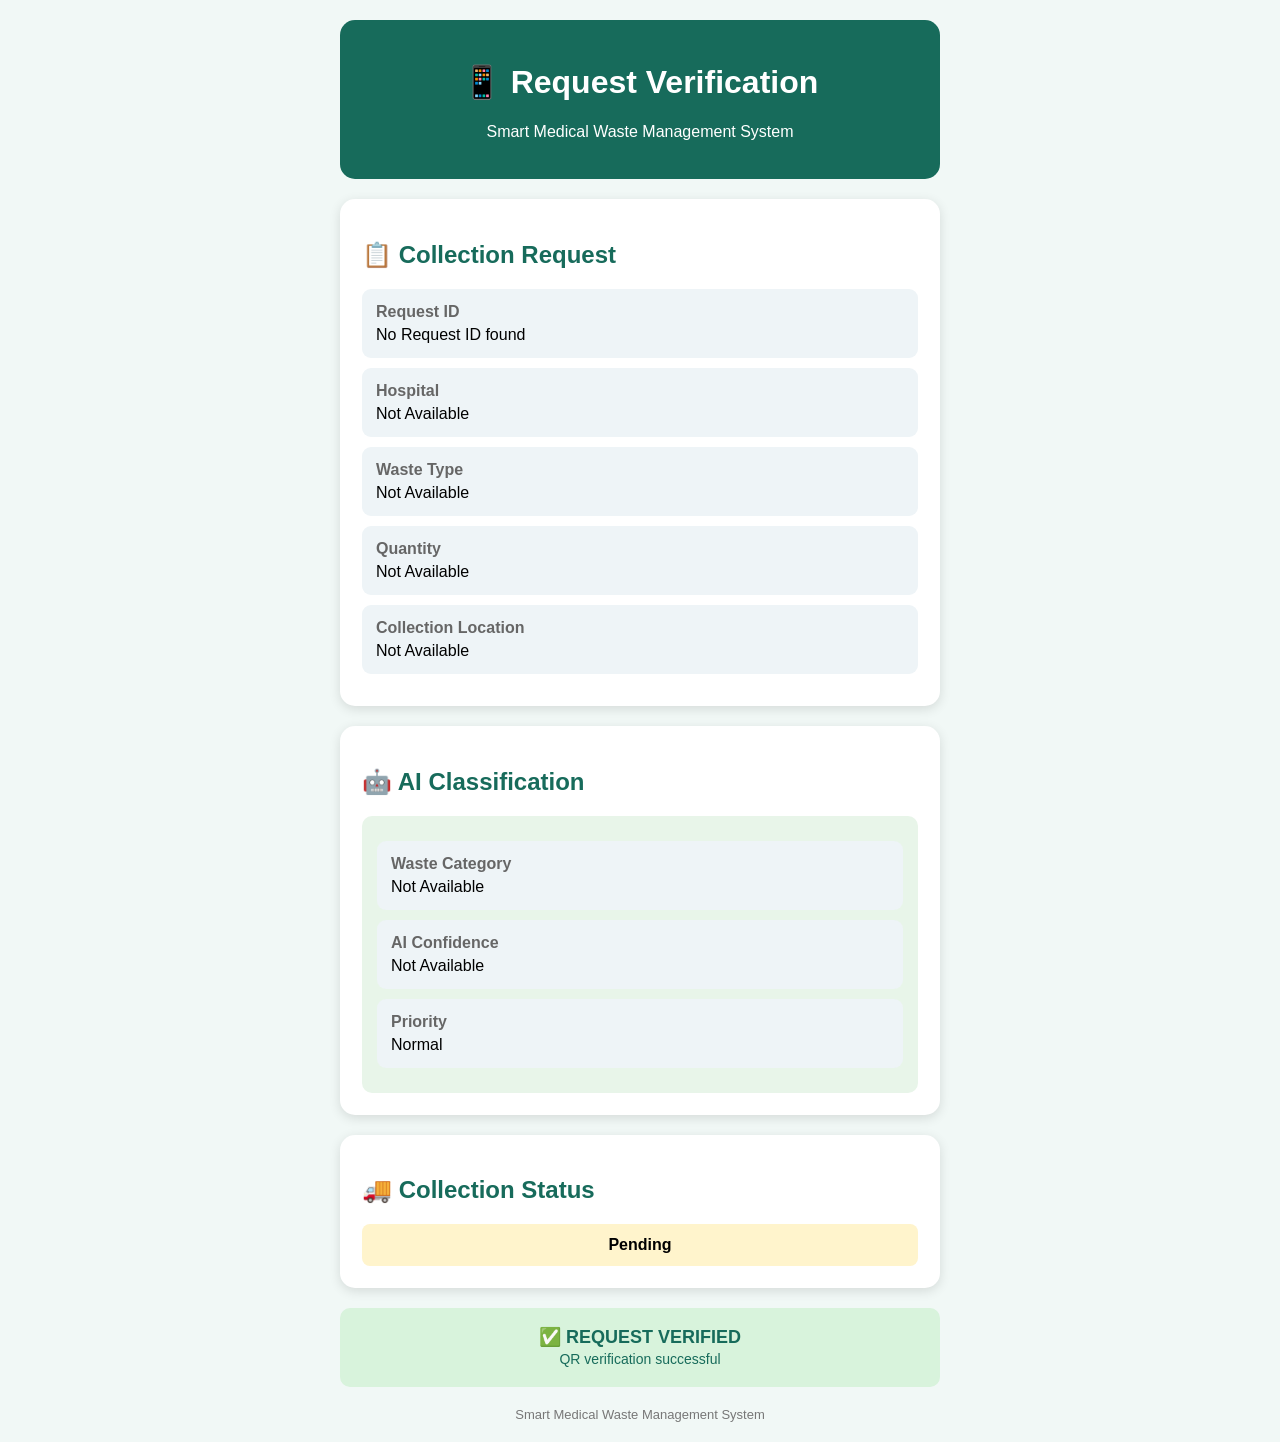
<file: verify.html>
<!DOCTYPE html>
<html>
<head>
    <title>Request Verification - Smart Medical Waste</title>

    <style>
        * {
            box-sizing: border-box;
        }

        body {
            margin: 0;
            font-family: Arial, sans-serif;
            background: #f1f8f6;
            padding: 20px;
        }

        .container {
            max-width: 600px;
            margin: auto;
        }

        .header {
            background: #176b5b;
            color: white;
            padding: 22px;
            border-radius: 15px;
            text-align: center;
        }

        .card {
            background: white;
            margin-top: 20px;
            padding: 22px;
            border-radius: 15px;
            box-shadow: 0 3px 12px rgba(0,0,0,0.12);
        }

        h2 {
            color: #176b5b;
        }

        .detail {
            background: #eef4f7;
            padding: 14px;
            margin: 10px 0;
            border-radius: 9px;
        }

        .detail b {
            display: block;
            color: #666;
            margin-bottom: 5px;
        }

        .verified {
            margin-top: 20px;
            background: #d8f3dc;
            color: #176b5b;
            padding: 18px;
            border-radius: 10px;
            text-align: center;
            font-size: 18px;
            font-weight: bold;
        }

        .ai-box {
            background: #e8f5e9;
            padding: 15px;
            border-radius: 10px;
        }

        .status {
            text-align: center;
            padding: 12px;
            border-radius: 8px;
            background: #fff4cc;
            font-weight: bold;
        }

        .completed {
            background: #d8f3dc;
            color: #176b5b;
        }

        .note {
            text-align: center;
            color: #777;
            font-size: 13px;
            margin-top: 20px;
        }
    </style>
</head>

<body>

<div class="container">

    <div class="header">

        <h1>📱 Request Verification</h1>

        <p>
            Smart Medical Waste Management System
        </p>

    </div>


    <!-- REQUEST DETAILS -->

    <div class="card">

        <h2>📋 Collection Request</h2>

        <div class="detail">

            <b>Request ID</b>

            <span id="requestId">
                Reading QR data...
            </span>

        </div>


        <div class="detail">

            <b>Hospital</b>

            <span id="hospital">
                Loading...
            </span>

        </div>


        <div class="detail">

            <b>Waste Type</b>

            <span id="waste">
                Loading...
            </span>

        </div>


        <div class="detail">

            <b>Quantity</b>

            <span id="quantity">
                Loading...
            </span>

        </div>


        <div class="detail">

            <b>Collection Location</b>

            <span id="location">
                Loading...
            </span>

        </div>

    </div>


    <!-- AI DETAILS -->

    <div class="card">

        <h2>🤖 AI Classification</h2>

        <div class="ai-box">

            <div class="detail">

                <b>Waste Category</b>

                <span id="aiCategory">
                    Loading...
                </span>

            </div>


            <div class="detail">

                <b>AI Confidence</b>

                <span id="aiConfidence">
                    Loading...
                </span>

            </div>


            <div class="detail">

                <b>Priority</b>

                <span id="priority">
                    Loading...
                </span>

            </div>

        </div>

    </div>


    <!-- STATUS -->

    <div class="card">

        <h2>🚚 Collection Status</h2>

        <div
            class="status"
            id="status"
        >
            Loading...
        </div>

    </div>


    <!-- VERIFICATION -->

    <div class="verified">

        ✅ REQUEST VERIFIED

        <br>

        <span
            style="
            font-size:14px;
            font-weight:normal;
            "
        >
            QR verification successful
        </span>

    </div>


    <div class="note">

        Smart Medical Waste Management System

    </div>

</div>


<script>

/* =====================================
   READ QR REQUEST ID
===================================== */

let currentUrl =
    new URL(window.location.href);

let requestId =
    currentUrl.searchParams.get(
        "requestId"
    );


/* =====================================
   DISPLAY REQUEST ID
===================================== */

document.getElementById(
    "requestId"
).innerText =
    requestId ||
    "No Request ID found";


/* =====================================
   READ DATA
===================================== */

let hospital =
    localStorage.getItem("hospital");

let waste =
    localStorage.getItem("waste");

let quantity =
    localStorage.getItem("quantity");

let locationData =
    localStorage.getItem("location");

let aiCategory =
    localStorage.getItem(
        "requestAICategory"
    ) ||
    localStorage.getItem(
        "aiWasteCategory"
    );

let aiConfidence =
    localStorage.getItem(
        "requestAIConfidence"
    ) ||
    localStorage.getItem(
        "aiConfidence"
    );

let collectionStatus =
    localStorage.getItem(
        "collectionStatus"
    ) ||
    "Pending";


/* =====================================
   DISPLAY DATA
===================================== */

document.getElementById(
    "hospital"
).innerText =
    hospital ||
    "Not Available";


document.getElementById(
    "waste"
).innerText =
    waste ||
    "Not Available";


document.getElementById(
    "quantity"
).innerText =
    quantity ||
    "Not Available";


document.getElementById(
    "location"
).innerText =
    locationData ||
    "Not Available";


document.getElementById(
    "aiCategory"
).innerText =
    aiCategory ||
    "Not Available";


document.getElementById(
    "aiConfidence"
).innerText =
    aiConfidence ||
    "Not Available";


/* =====================================
   PRIORITY
===================================== */

if (
    (aiCategory || "")
        .toLowerCase()
        .includes("syringe") ||
    (aiCategory || "")
        .toLowerCase()
        .includes("sharp")
) {

    document.getElementById(
        "priority"
    ).innerText =
        "High Priority";

} else {

    document.getElementById(
        "priority"
    ).innerText =
        "Normal";

}


/* =====================================
   STATUS
===================================== */

let statusElement =
    document.getElementById(
        "status"
    );


statusElement.innerText =
    collectionStatus;


if (
    collectionStatus ===
    "Completed"
) {

    statusElement.classList.add(
        "completed"
    );

}

</script>

</body>
</html>
</file>
